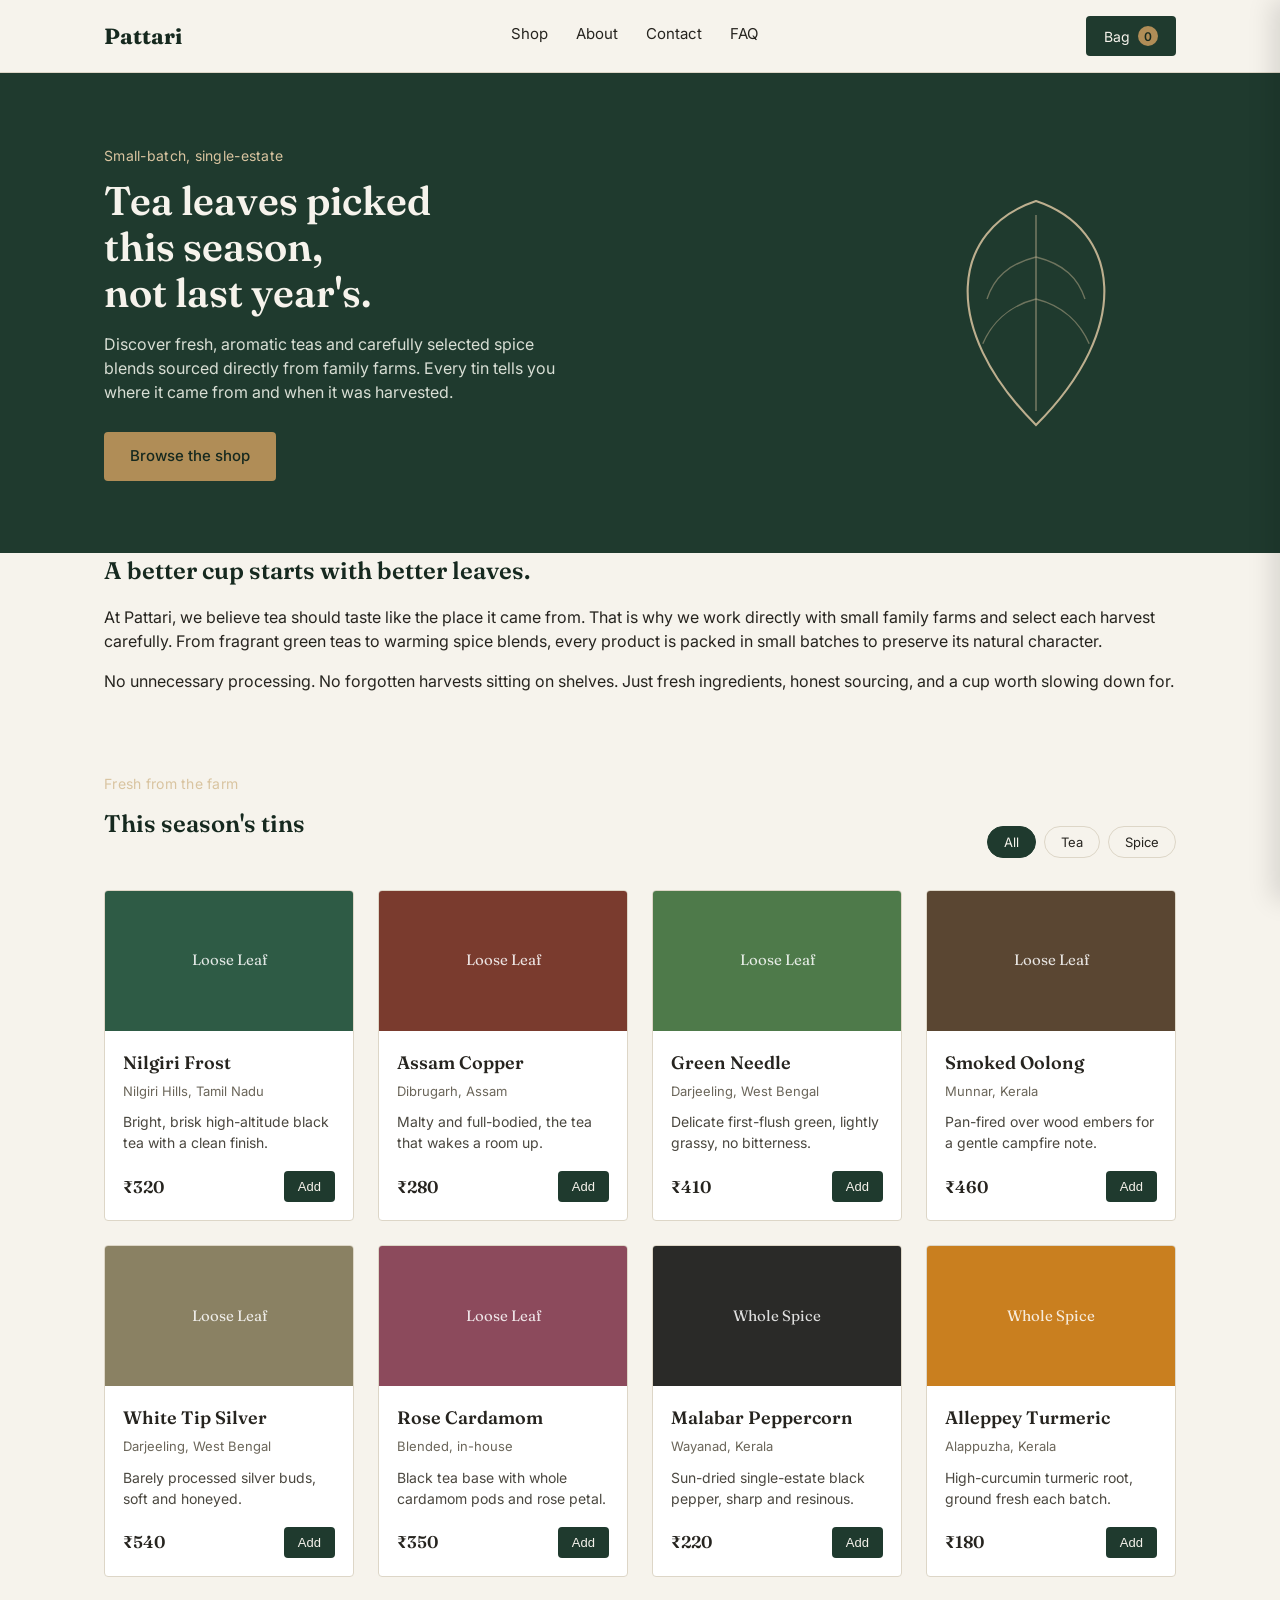
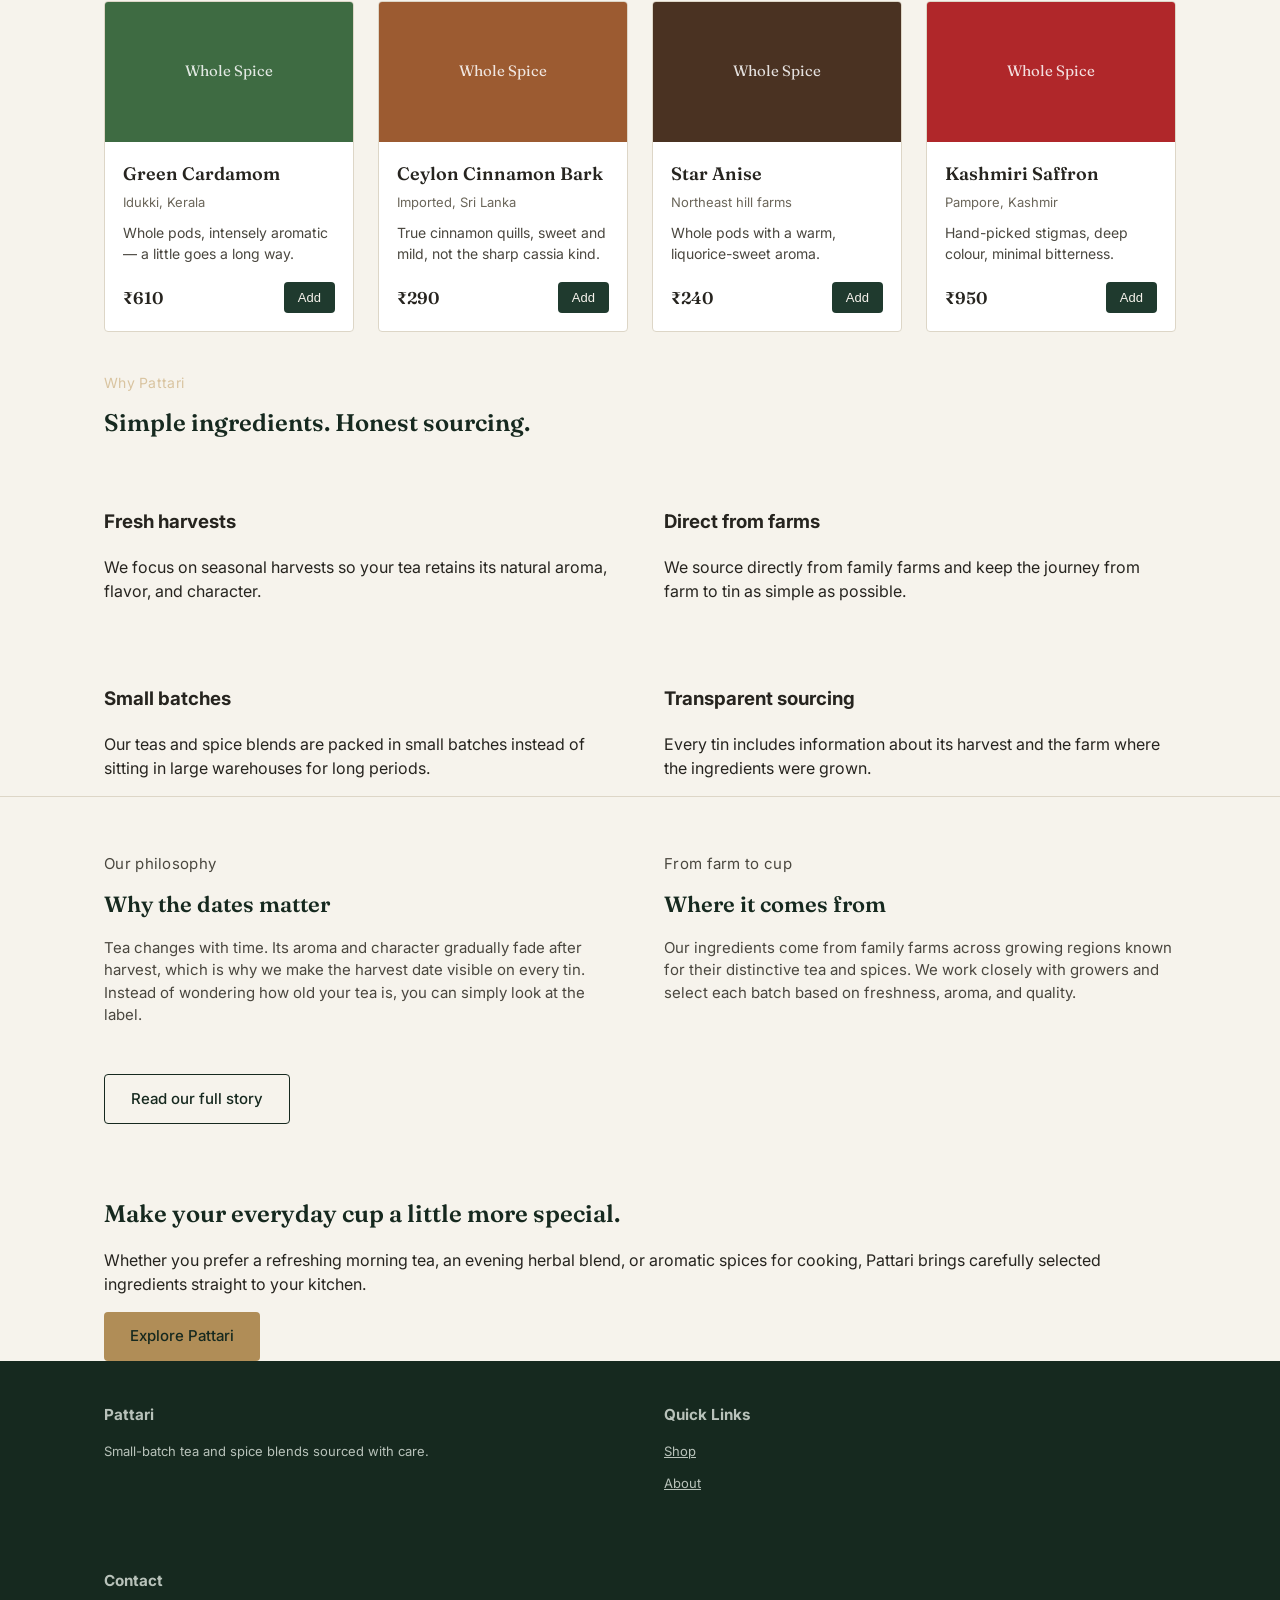
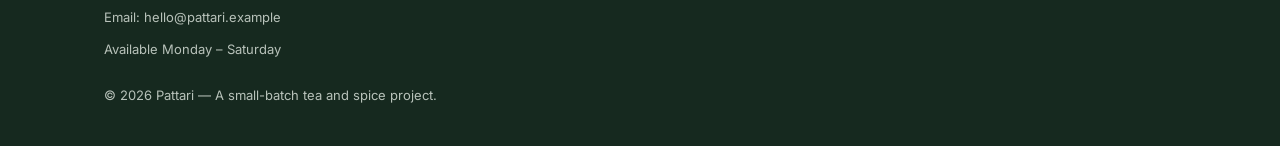
<file: index.html>
<!DOCTYPE html>
<html lang="en">
<head>
<meta charset="UTF-8">
<meta name="viewport" content="width=device-width, initial-scale=1.0">

<title>Pattari — Loose Leaf Tea & Spice</title>

<link rel="preconnect" href="https://fonts.googleapis.com">
<link href="https://fonts.googleapis.com/css2?family=Fraunces:opsz,wght@9..144,400;9..144,600;9..144,700&family=Inter:wght@400;500;600&display=swap" rel="stylesheet">

<link rel="stylesheet" href="style.css">
</head>

<body>

<!-- ================= HEADER ================= -->

<header class="site-header">
  <div class="wrap header-row">

    <div class="brand">Pattari</div>

    <nav class="site-nav">
      <a href="#shop">Shop</a>
      <a href="about.html">About</a>
      <a href="about.html#contact">Contact</a>
      <a href="about.html#faq">FAQ</a>
    </nav>

    <button class="cart-toggle" id="cartToggle" aria-label="Open cart">
      Bag <span class="cart-count" id="cartCount">0</span>
    </button>

  </div>
</header>


<!-- ================= HERO SECTION ================= -->

<section class="hero">

  <div class="wrap hero-grid">

    <div class="hero-copy">

      <p class="hero-kicker">
        Small-batch, single-estate
      </p>

      <h1>
        Tea leaves picked this season,
        <br>
        not last year's.
      </h1>

      <p class="hero-sub">
        Discover fresh, aromatic teas and carefully selected spice blends
        sourced directly from family farms. Every tin tells you where it
        came from and when it was harvested.
      </p>

      <a href="#shop" class="btn btn-primary">
        Browse the shop
      </a>

    </div>


    <div class="hero-mark" aria-hidden="true">

      <svg viewBox="0 0 200 200" class="leaf-art">

        <path
          d="M100 20 C 40 40, 30 110, 100 180
             C 170 110, 160 40, 100 20 Z"
          fill="none"
          stroke="currentColor"
          stroke-width="1.5"
        />

        <path
          d="M100 30 L 100 170"
          stroke="currentColor"
          stroke-width="1"
          opacity="0.6"
        />

        <path
          d="M100 60 C 80 65, 70 75, 65 90"
          stroke="currentColor"
          stroke-width="1"
          opacity="0.5"
          fill="none"
        />

        <path
          d="M100 90 C 80 95, 68 108, 62 122"
          stroke="currentColor"
          stroke-width="1"
          opacity="0.5"
          fill="none"
        />

        <path
          d="M100 60 C 120 65, 130 75, 135 90"
          stroke="currentColor"
          stroke-width="1"
          opacity="0.5"
          fill="none"
        />

        <path
          d="M100 90 C 120 95, 132 108, 138 122"
          stroke="currentColor"
          stroke-width="1"
          opacity="0.5"
          fill="none"
        />

      </svg>

    </div>

  </div>

</section>


<!-- ================= INTRODUCTION ================= -->

<section class="intro">

  <div class="wrap">

    <h2>
      A better cup starts with better leaves.
    </h2>

    <p>
      At Pattari, we believe tea should taste like the place it came from.
      That is why we work directly with small family farms and select each
      harvest carefully. From fragrant green teas to warming spice blends,
      every product is packed in small batches to preserve its natural
      character.
    </p>

    <p>
      No unnecessary processing. No forgotten harvests sitting on shelves.
      Just fresh ingredients, honest sourcing, and a cup worth slowing down for.
    </p>

  </div>

</section>


<!-- ================= SHOP SECTION ================= -->

<main>

<section class="shop" id="shop">

  <div class="wrap">

    <div class="shop-heading">

      <div>

        <p class="hero-kicker">
          Fresh from the farm
        </p>

        <h2>
          This season's tins
        </h2>

      </div>


      <div class="filter-row" id="filterRow">

        <button
          class="filter-chip active"
          data-filter="all">
          All
        </button>

        <button
          class="filter-chip"
          data-filter="tea">
          Tea
        </button>

        <button
          class="filter-chip"
          data-filter="spice">
          Spice
        </button>

      </div>

    </div>


    <!-- Products are loaded using script.js -->

    <div
      class="product-grid"
      id="productGrid">
    </div>

  </div>

</section>


<!-- ================= WHY PATTARI ================= -->

<section class="why-pattari">

  <div class="wrap">

    <div class="shop-heading">

      <div>

        <p class="hero-kicker">
          Why Pattari
        </p>

        <h2>
          Simple ingredients. Honest sourcing.
        </h2>

      </div>

    </div>


    <div class="about-grid">

      <div>

        <h3>
          Fresh harvests
        </h3>

        <p>
          We focus on seasonal harvests so your tea retains its natural
          aroma, flavor, and character.
        </p>

      </div>


      <div>

        <h3>
          Direct from farms
        </h3>

        <p>
          We source directly from family farms and keep the journey from
          farm to tin as simple as possible.
        </p>

      </div>


      <div>

        <h3>
          Small batches
        </h3>

        <p>
          Our teas and spice blends are packed in small batches instead of
          sitting in large warehouses for long periods.
        </p>

      </div>


      <div>

        <h3>
          Transparent sourcing
        </h3>

        <p>
          Every tin includes information about its harvest and the farm
          where the ingredients were grown.
        </p>

      </div>

    </div>

  </div>

</section>


<!-- ================= ABOUT SECTION ================= -->

<section class="about" id="story">

  <div class="wrap about-grid">

    <div>

      <p class="hero-kicker">
        Our philosophy
      </p>

      <h2>
        Why the dates matter
      </h2>

      <p>
        Tea changes with time. Its aroma and character gradually fade after
        harvest, which is why we make the harvest date visible on every tin.
        Instead of wondering how old your tea is, you can simply look at the
        label.
      </p>

    </div>


    <div>

      <p class="hero-kicker">
        From farm to cup
      </p>

      <h2>
        Where it comes from
      </h2>

      <p>
        Our ingredients come from family farms across growing regions known
        for their distinctive tea and spices. We work closely with growers
        and select each batch based on freshness, aroma, and quality.
      </p>

    </div>

  </div>


  <div class="wrap about-cta">

    <a
      href="about.html"
      class="btn btn-secondary">
      Read our full story
    </a>

  </div>

</section>


<!-- ================= CUSTOMER MESSAGE ================= -->

<section class="customer-message">

  <div class="wrap">

    <h2>
      Make your everyday cup a little more special.
    </h2>

    <p>
      Whether you prefer a refreshing morning tea, an evening herbal blend,
      or aromatic spices for cooking, Pattari brings carefully selected
      ingredients straight to your kitchen.
    </p>

    <a
      href="#shop"
      class="btn btn-primary">
      Explore Pattari
    </a>

  </div>

</section>

</main>


<!-- ================= FOOTER ================= -->

<footer class="site-footer">

  <div class="wrap">

    <div class="about-grid">

      <div>

        <h3>
          Pattari
        </h3>

        <p>
          Small-batch tea and spice blends sourced with care.
        </p>

      </div>


      <div>

        <h3>
          Quick Links
        </h3>

        <p>
          <a href="#shop">Shop</a>
        </p>

        <p>
          <a href="about.html">About</a>
        </p>

      </div>


      <div>

        <h3>
          Contact
        </h3>

        <p>
          Email: hello@pattari.example
        </p>

        <p>
          Available Monday – Saturday
        </p>

      </div>

    </div>


    <p>
      © 2026 Pattari — A small-batch tea and spice project.
    </p>

  </div>

</footer>


<!-- ================= CART ================= -->

<div
  class="cart-overlay"
  id="cartOverlay">
</div>


<aside
  class="cart-drawer"
  id="cartDrawer"
  aria-label="Shopping cart">

  <div class="cart-head">

    <h2>
      Your bag
    </h2>

    <button
      class="cart-close"
      id="cartClose"
      aria-label="Close cart">
      &times;
    </button>

  </div>


  <div
    class="cart-items"
    id="cartItems">
  </div>


  <div class="cart-foot">

    <div class="cart-total-row">

      <span>
        Total
      </span>

      <span id="cartTotal">
        ₹0
      </span>

    </div>


    <button
      class="btn btn-primary btn-full"
      id="checkoutBtn">
      Checkout
    </button>

  </div>

</aside>


<!-- ================= CHECKOUT MODAL ================= -->

<div
  class="modal-overlay"
  id="checkoutOverlay">

  <div
    class="modal"
    id="checkoutModal">

    <button
      class="modal-close"
      id="modalClose"
      aria-label="Close">
      &times;
    </button>


    <div id="checkoutForm">

      <h2>
        Checkout
      </h2>

      <p class="modal-sub">
        This is a demo store — no real payment is taken.
      </p>


      <form id="orderForm">

        <label>
          Full name

          <input
            type="text"
            name="name"
            required>
        </label>


        <label>
          Delivery address

          <textarea
            name="address"
            rows="2"
            required>
          </textarea>

        </label>


        <label>
          Email

          <input
            type="email"
            name="email"
            required>
        </label>


        <div class="modal-total-row">

          <span>
            Total due
          </span>

          <span id="modalTotal">
            ₹0
          </span>

        </div>


        <button
          type="submit"
          class="btn btn-primary btn-full">
          Place order
        </button>

      </form>

    </div>


    <!-- ================= ORDER SUCCESS ================= -->

    <div
      id="checkoutSuccess"
      class="hidden">

      <div class="success-mark">
        &#10003;
      </div>

      <h2>
        Order placed
      </h2>

      <p class="modal-sub">

        Order
        <strong id="orderId"></strong>
        is confirmed.

        A receipt would normally be emailed to

        <strong id="orderEmail"></strong>.

      </p>


      <button
        class="btn btn-secondary btn-full"
        id="continueShoppingBtn">
        Continue shopping
      </button>

    </div>

  </div>

</div>


<!-- ================= JAVASCRIPT ================= -->

<script src="script.js"></script>

</body>
</html>
</file>
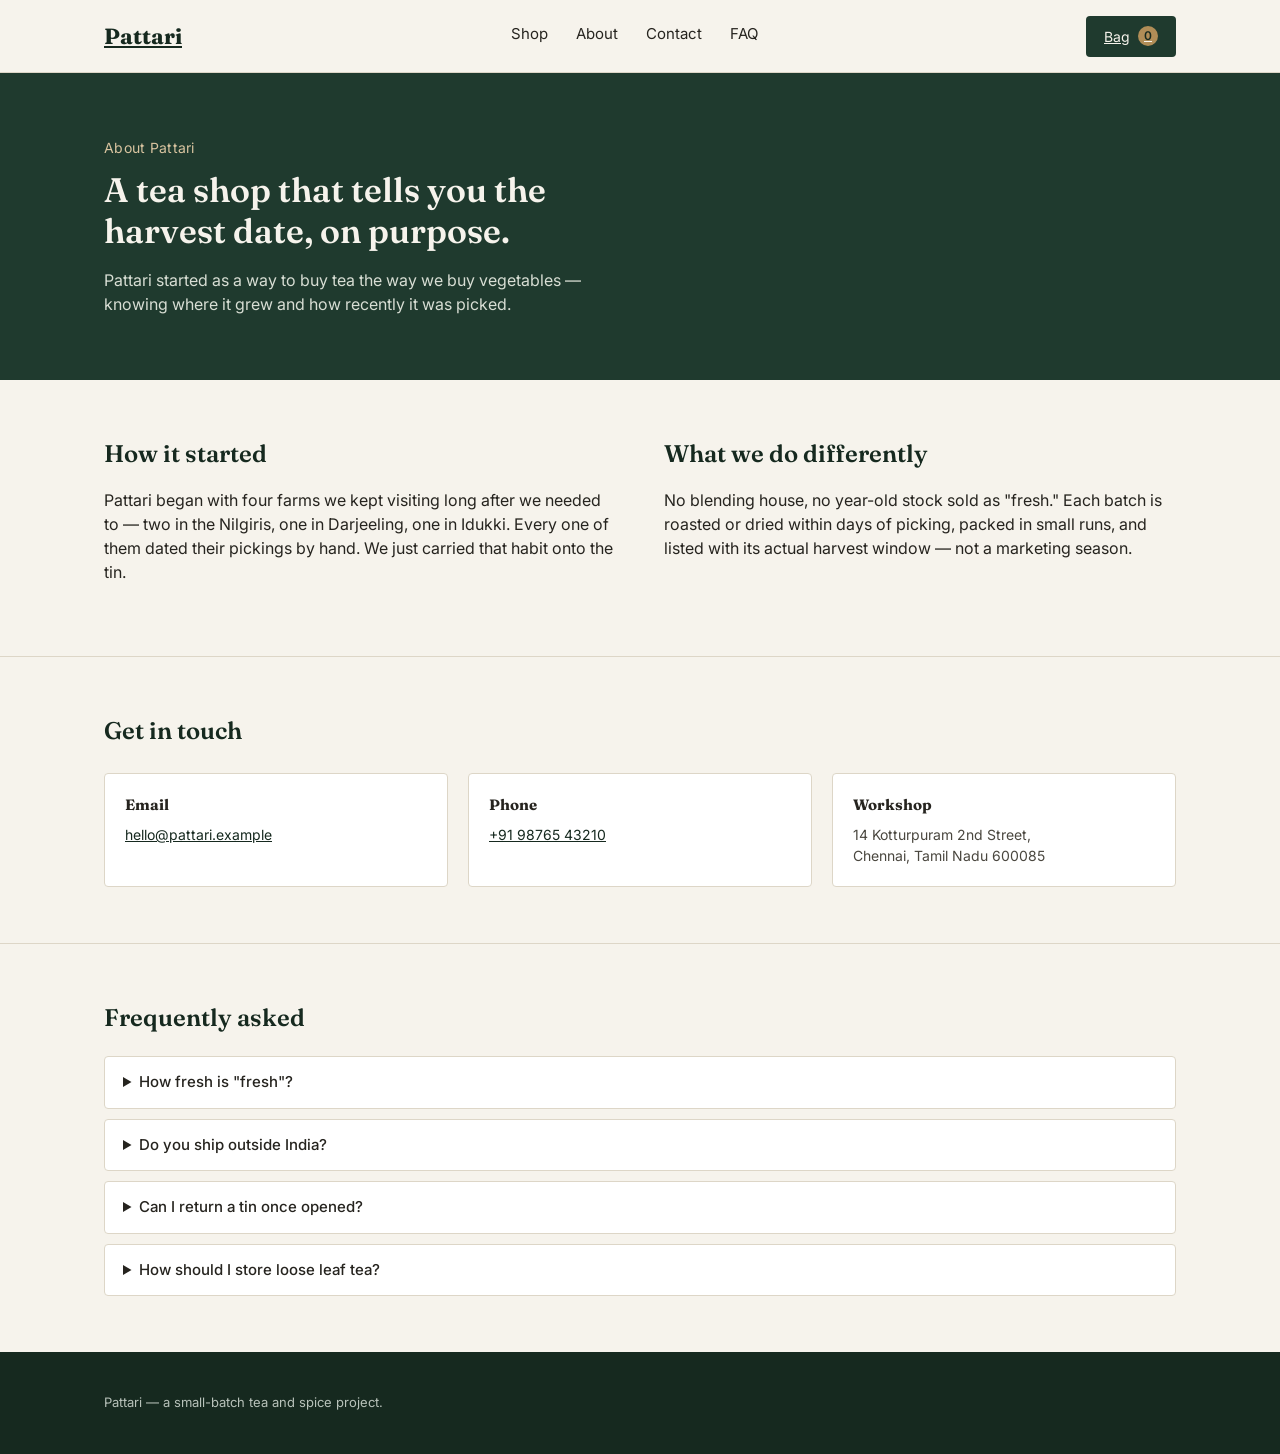
<file: about.html>
<!DOCTYPE html>
<html lang="en">
<head>
<meta charset="UTF-8">
<meta name="viewport" content="width=device-width, initial-scale=1.0">
<title>About — Pattari</title>
<link rel="preconnect" href="https://fonts.googleapis.com">
<link href="https://fonts.googleapis.com/css2?family=Fraunces:opsz,wght@9..144,400;9..144,600;9..144,700&family=Inter:wght@400;500;600&display=swap" rel="stylesheet">
<link rel="stylesheet" href="style.css">
</head>
<body>

<header class="site-header">
  <div class="wrap header-row">
    <a href="index.html" class="brand">Pattari</a>
    <nav class="site-nav">
      <a href="index.html#shop">Shop</a>
      <a href="about.html">About</a>
      <a href="about.html#contact">Contact</a>
      <a href="about.html#faq">FAQ</a>
    </nav>
    <a href="index.html#shop" class="cart-toggle" aria-label="Go to shop">Bag <span class="cart-count" id="cartCount">0</span></a>
  </div>
</header>

<section class="page-hero">
  <div class="wrap">
    <p class="hero-kicker">About Pattari</p>
    <h1>A tea shop that tells you the harvest date, on purpose.</h1>
    <p class="hero-sub">Pattari started as a way to buy tea the way we buy vegetables — knowing where it grew and how recently it was picked.</p>
  </div>
</section>

<main>
  <section class="content-section">
    <div class="wrap about-grid">
      <div>
        <h2>How it started</h2>
        <p>Pattari began with four farms we kept visiting long after we needed to — two in the Nilgiris, one in Darjeeling, one in Idukki. Every one of them dated their pickings by hand. We just carried that habit onto the tin.</p>
      </div>
      <div>
        <h2>What we do differently</h2>
        <p>No blending house, no year-old stock sold as "fresh." Each batch is roasted or dried within days of picking, packed in small runs, and listed with its actual harvest window — not a marketing season.</p>
      </div>
    </div>
  </section>

  <section class="content-section" id="contact">
    <div class="wrap">
      <h2>Get in touch</h2>
      <div class="contact-grid">
        <div class="contact-card">
          <h3>Email</h3>
          <p><a href="mailto:hello@pattari.example">hello@pattari.example</a></p>
        </div>
        <div class="contact-card">
          <h3>Phone</h3>
          <p><a href="tel:+919876543210">+91 98765 43210</a></p>
        </div>
        <div class="contact-card">
          <h3>Workshop</h3>
          <p>14 Kotturpuram 2nd Street,<br>Chennai, Tamil Nadu 600085</p>
        </div>
      </div>
    </div>
  </section>

  <section class="content-section" id="faq">
    <div class="wrap">
      <h2>Frequently asked</h2>
      <div class="faq-list">
        <details>
          <summary>How fresh is "fresh"?</summary>
          <p>Most tins reach you within 2–4 months of harvest. The exact picking date is printed on the base of every tin.</p>
        </details>
        <details>
          <summary>Do you ship outside India?</summary>
          <p>Not yet — this demo store only handles domestic delivery for now.</p>
        </details>
        <details>
          <summary>Can I return a tin once opened?</summary>
          <p>Unopened tins can be returned within 7 days. Once opened, we can't resell it, so we're unable to accept a return.</p>
        </details>
        <details>
          <summary>How should I store loose leaf tea?</summary>
          <p>Keep it airtight, away from light and heat. The tin itself is fine for this — no need to transfer it.</p>
        </details>
      </div>
    </div>
  </section>
</main>

<footer class="site-footer">
  <div class="wrap">
    <p>Pattari — a small-batch tea and spice project.</p>
  </div>
</footer>

</body>
</html>
</file>
<file: style.css>
:root {
  --forest: #1F3A2E;
  --forest-dark: #16291F;
  --cream: #F6F3EC;
  --gold: #B08D57;
  --gold-light: #D9C4A0;
  --ink: #26241F;
  --line: #DDD6C7;
  --card: #FFFFFF;
  --radius: 4px;
  --serif: 'Fraunces', Georgia, serif;
  --sans: 'Inter', -apple-system, BlinkMacSystemFont, sans-serif;
}

* { box-sizing: border-box; }

html { scroll-behavior: smooth; }

body {
  margin: 0;
  font-family: var(--sans);
  color: var(--ink);
  background: var(--cream);
  line-height: 1.5;
}

.wrap {
  max-width: 1120px;
  margin: 0 auto;
  padding: 0 24px;
}

a { color: inherit; }

h1, h2 {
  font-family: var(--serif);
  font-weight: 600;
  margin: 0 0 16px;
  color: var(--forest-dark);
}

/* ---------- Header ---------- */
.site-header {
  position: sticky;
  top: 0;
  background: var(--cream);
  border-bottom: 1px solid var(--line);
  z-index: 20;
}

.header-row {
  display: flex;
  align-items: center;
  justify-content: space-between;
  height: 72px;
}

.brand {
  font-family: var(--serif);
  font-size: 22px;
  font-weight: 700;
  color: var(--forest-dark);
}

.site-nav {
  display: flex;
  gap: 28px;
}

.site-nav a {
  text-decoration: none;
  font-size: 15px;
  color: var(--ink);
  border-bottom: 1px solid transparent;
  padding-bottom: 2px;
  transition: border-color 0.2s;
}

.site-nav a:hover { border-color: var(--gold); }

.cart-toggle {
  background: var(--forest);
  color: var(--cream);
  border: none;
  padding: 10px 18px;
  border-radius: var(--radius);
  font-family: var(--sans);
  font-size: 14px;
  cursor: pointer;
  display: flex;
  align-items: center;
  gap: 8px;
}

.cart-count {
  background: var(--gold);
  color: var(--forest-dark);
  border-radius: 50%;
  min-width: 20px;
  height: 20px;
  display: inline-flex;
  align-items: center;
  justify-content: center;
  font-size: 12px;
  font-weight: 600;
}

/* ---------- Hero ---------- */
.hero {
  background: var(--forest);
  color: var(--cream);
  padding: 72px 0;
}

.hero-grid {
  display: grid;
  grid-template-columns: 1.2fr 0.8fr;
  align-items: center;
  gap: 40px;
}

.hero-kicker {
  color: var(--gold-light);
  font-size: 14px;
  margin: 0 0 12px;
  letter-spacing: 0.02em;
}

.hero-copy h1 {
  color: var(--cream);
  font-size: 40px;
  line-height: 1.15;
  max-width: 15ch;
}

.hero-sub {
  max-width: 46ch;
  color: #D8DED4;
  font-size: 16px;
  margin-bottom: 28px;
}

.leaf-art {
  width: 100%;
  max-width: 280px;
  color: var(--gold-light);
  opacity: 0.85;
  margin-left: auto;
  display: block;
}

.btn {
  display: inline-block;
  border: none;
  padding: 13px 26px;
  border-radius: var(--radius);
  font-size: 15px;
  font-family: var(--sans);
  font-weight: 500;
  cursor: pointer;
  text-decoration: none;
}

.btn-primary {
  background: var(--gold);
  color: var(--forest-dark);
}

.btn-primary:hover { background: var(--gold-light); }

.btn-secondary {
  background: transparent;
  color: var(--forest-dark);
  border: 1px solid var(--forest-dark);
}

.btn-full { width: 100%; }

/* ---------- Shop ---------- */
.shop { padding: 64px 0 40px; }

.shop-heading {
  display: flex;
  justify-content: space-between;
  align-items: flex-end;
  flex-wrap: wrap;
  gap: 16px;
  margin-bottom: 32px;
}

.filter-row { display: flex; gap: 8px; }

.filter-chip {
  background: transparent;
  border: 1px solid var(--line);
  padding: 7px 16px;
  border-radius: 999px;
  font-size: 13px;
  font-family: var(--sans);
  cursor: pointer;
  color: var(--ink);
}

.filter-chip.active {
  background: var(--forest);
  border-color: var(--forest);
  color: var(--cream);
}

.product-grid {
  display: grid;
  grid-template-columns: repeat(auto-fill, minmax(240px, 1fr));
  gap: 24px;
}

.product-card {
  background: var(--card);
  border: 1px solid var(--line);
  border-radius: var(--radius);
  overflow: hidden;
  display: flex;
  flex-direction: column;
}

.product-swatch {
  height: 140px;
  display: flex;
  align-items: center;
  justify-content: center;
  font-family: var(--serif);
  font-size: 15px;
  color: rgba(255,255,255,0.85);
}

.product-body {
  padding: 18px;
  display: flex;
  flex-direction: column;
  gap: 6px;
  flex: 1;
}

.product-name {
  font-family: var(--serif);
  font-size: 18px;
  font-weight: 600;
  margin: 0;
}

.product-origin {
  font-size: 13px;
  color: #6B665A;
  margin: 0;
}

.product-desc {
  font-size: 14px;
  color: #4A473F;
  margin: 4px 0 12px;
  flex: 1;
}

.product-foot {
  display: flex;
  align-items: center;
  justify-content: space-between;
}

.product-price {
  font-family: var(--serif);
  font-size: 17px;
  font-weight: 600;
}

.add-btn {
  background: var(--forest);
  color: var(--cream);
  border: none;
  padding: 8px 14px;
  border-radius: var(--radius);
  font-size: 13px;
  cursor: pointer;
}

.add-btn:hover { background: var(--forest-dark); }

.add-btn.added { background: var(--gold); color: var(--forest-dark); }

/* ---------- About ---------- */
.about {
  padding: 56px 0 72px;
  border-top: 1px solid var(--line);
}

.about-grid {
  display: grid;
  grid-template-columns: 1fr 1fr;
  gap: 48px;
}

.about h2 { font-size: 22px; }
.about p { color: #4A473F; font-size: 15px; }

.about-cta {
  margin-top: 32px;
}

/* ---------- Secondary page (about.html) ---------- */
.page-hero {
  background: var(--forest);
  color: var(--cream);
  padding: 64px 0;
}

.page-hero h1 {
  color: var(--cream);
  font-size: 34px;
  max-width: 22ch;
  line-height: 1.2;
}

.page-hero .hero-sub { max-width: 50ch; margin-bottom: 0; }

.content-section {
  padding: 56px 0;
  border-bottom: 1px solid var(--line);
}

.content-section:last-of-type { border-bottom: none; }

.content-section h2 { font-size: 24px; }

.contact-grid {
  display: grid;
  grid-template-columns: repeat(auto-fit, minmax(200px, 1fr));
  gap: 20px;
  margin-top: 24px;
}

.contact-card {
  background: var(--card);
  border: 1px solid var(--line);
  border-radius: var(--radius);
  padding: 20px;
}

.contact-card h3 {
  font-family: var(--serif);
  font-size: 15px;
  margin: 0 0 8px;
}

.contact-card p { margin: 0; font-size: 14px; color: #4A473F; }
.contact-card a { color: var(--forest-dark); text-decoration: underline; }

.faq-list {
  margin-top: 20px;
  display: flex;
  flex-direction: column;
  gap: 10px;
}

.faq-list details {
  background: var(--card);
  border: 1px solid var(--line);
  border-radius: var(--radius);
  padding: 14px 18px;
}

.faq-list summary {
  cursor: pointer;
  font-weight: 500;
  font-size: 15px;
}

.faq-list p {
  margin: 10px 0 0;
  font-size: 14px;
  color: #4A473F;
}

/* ---------- Footer ---------- */
.site-footer {
  background: var(--forest-dark);
  color: #B8C2BA;
  padding: 28px 0;
  font-size: 13px;
}

/* ---------- Cart drawer ---------- */
.cart-overlay {
  position: fixed;
  inset: 0;
  background: rgba(22,41,31,0.4);
  opacity: 0;
  pointer-events: none;
  transition: opacity 0.25s;
  z-index: 30;
}

.cart-overlay.visible { opacity: 1; pointer-events: auto; }

.cart-drawer {
  position: fixed;
  top: 0;
  right: 0;
  height: 100%;
  width: 380px;
  max-width: 92vw;
  background: var(--cream);
  box-shadow: -8px 0 24px rgba(0,0,0,0.12);
  transform: translateX(100%);
  transition: transform 0.3s ease;
  z-index: 31;
  display: flex;
  flex-direction: column;
}

.cart-drawer.open { transform: translateX(0); }

.cart-head {
  display: flex;
  justify-content: space-between;
  align-items: center;
  padding: 20px 24px;
  border-bottom: 1px solid var(--line);
}

.cart-head h2 { margin: 0; font-size: 20px; }

.cart-close {
  background: none;
  border: none;
  font-size: 26px;
  line-height: 1;
  cursor: pointer;
  color: var(--ink);
}

.cart-items {
  flex: 1;
  overflow-y: auto;
  padding: 12px 24px;
}

.cart-empty {
  color: #8A8577;
  font-size: 14px;
  padding: 32px 0;
  text-align: center;
}

.cart-item {
  display: flex;
  gap: 12px;
  padding: 14px 0;
  border-bottom: 1px solid var(--line);
}

.cart-item-swatch {
  width: 48px;
  height: 48px;
  border-radius: var(--radius);
  flex-shrink: 0;
}

.cart-item-info { flex: 1; }

.cart-item-name {
  font-size: 14px;
  font-weight: 600;
  margin: 0 0 2px;
}

.cart-item-price {
  font-size: 13px;
  color: #6B665A;
  margin: 0 0 8px;
}

.qty-controls {
  display: flex;
  align-items: center;
  gap: 10px;
}

.qty-btn {
  width: 22px;
  height: 22px;
  border: 1px solid var(--line);
  background: var(--card);
  border-radius: 3px;
  cursor: pointer;
  font-size: 13px;
  line-height: 1;
}

.remove-link {
  background: none;
  border: none;
  color: #A8483A;
  font-size: 12px;
  cursor: pointer;
  padding: 0;
  margin-left: auto;
  text-decoration: underline;
}

.cart-foot {
  padding: 20px 24px;
  border-top: 1px solid var(--line);
}

.cart-total-row, .modal-total-row {
  display: flex;
  justify-content: space-between;
  font-family: var(--serif);
  font-size: 18px;
  font-weight: 600;
  margin-bottom: 16px;
}

/* ---------- Checkout modal ---------- */
.modal-overlay {
  position: fixed;
  inset: 0;
  background: rgba(22,41,31,0.45);
  display: none;
  align-items: center;
  justify-content: center;
  z-index: 40;
  padding: 20px;
}

.modal-overlay.visible { display: flex; }

.modal {
  background: var(--cream);
  border-radius: var(--radius);
  padding: 32px;
  max-width: 420px;
  width: 100%;
  position: relative;
}

.modal-close {
  position: absolute;
  top: 16px;
  right: 16px;
  background: none;
  border: none;
  font-size: 24px;
  cursor: pointer;
}

.modal-sub {
  font-size: 14px;
  color: #6B665A;
  margin: -6px 0 20px;
}

#orderForm { display: flex; flex-direction: column; gap: 14px; }

#orderForm label {
  font-size: 13px;
  font-weight: 500;
  display: flex;
  flex-direction: column;
  gap: 6px;
}

#orderForm input, #orderForm textarea {
  font-family: var(--sans);
  font-size: 14px;
  padding: 10px 12px;
  border: 1px solid var(--line);
  border-radius: var(--radius);
  background: var(--card);
  resize: none;
}

#orderForm input:focus, #orderForm textarea:focus,
.add-btn:focus-visible, .btn:focus-visible, .filter-chip:focus-visible {
  outline: 2px solid var(--gold);
  outline-offset: 2px;
}

.success-mark {
  width: 48px;
  height: 48px;
  border-radius: 50%;
  background: var(--forest);
  color: var(--cream);
  display: flex;
  align-items: center;
  justify-content: center;
  font-size: 22px;
  margin-bottom: 16px;
}

.hidden { display: none; }

/* ---------- Responsive ---------- */
@media (max-width: 720px) {
  .hero-grid { grid-template-columns: 1fr; }
  .leaf-art { display: none; }
  .hero-copy h1 { font-size: 30px; }
  .about-grid { grid-template-columns: 1fr; }
  .site-nav { display: none; }
}

@media (prefers-reduced-motion: reduce) {
  * { transition: none !important; scroll-behavior: auto !important; }
}
</file>
